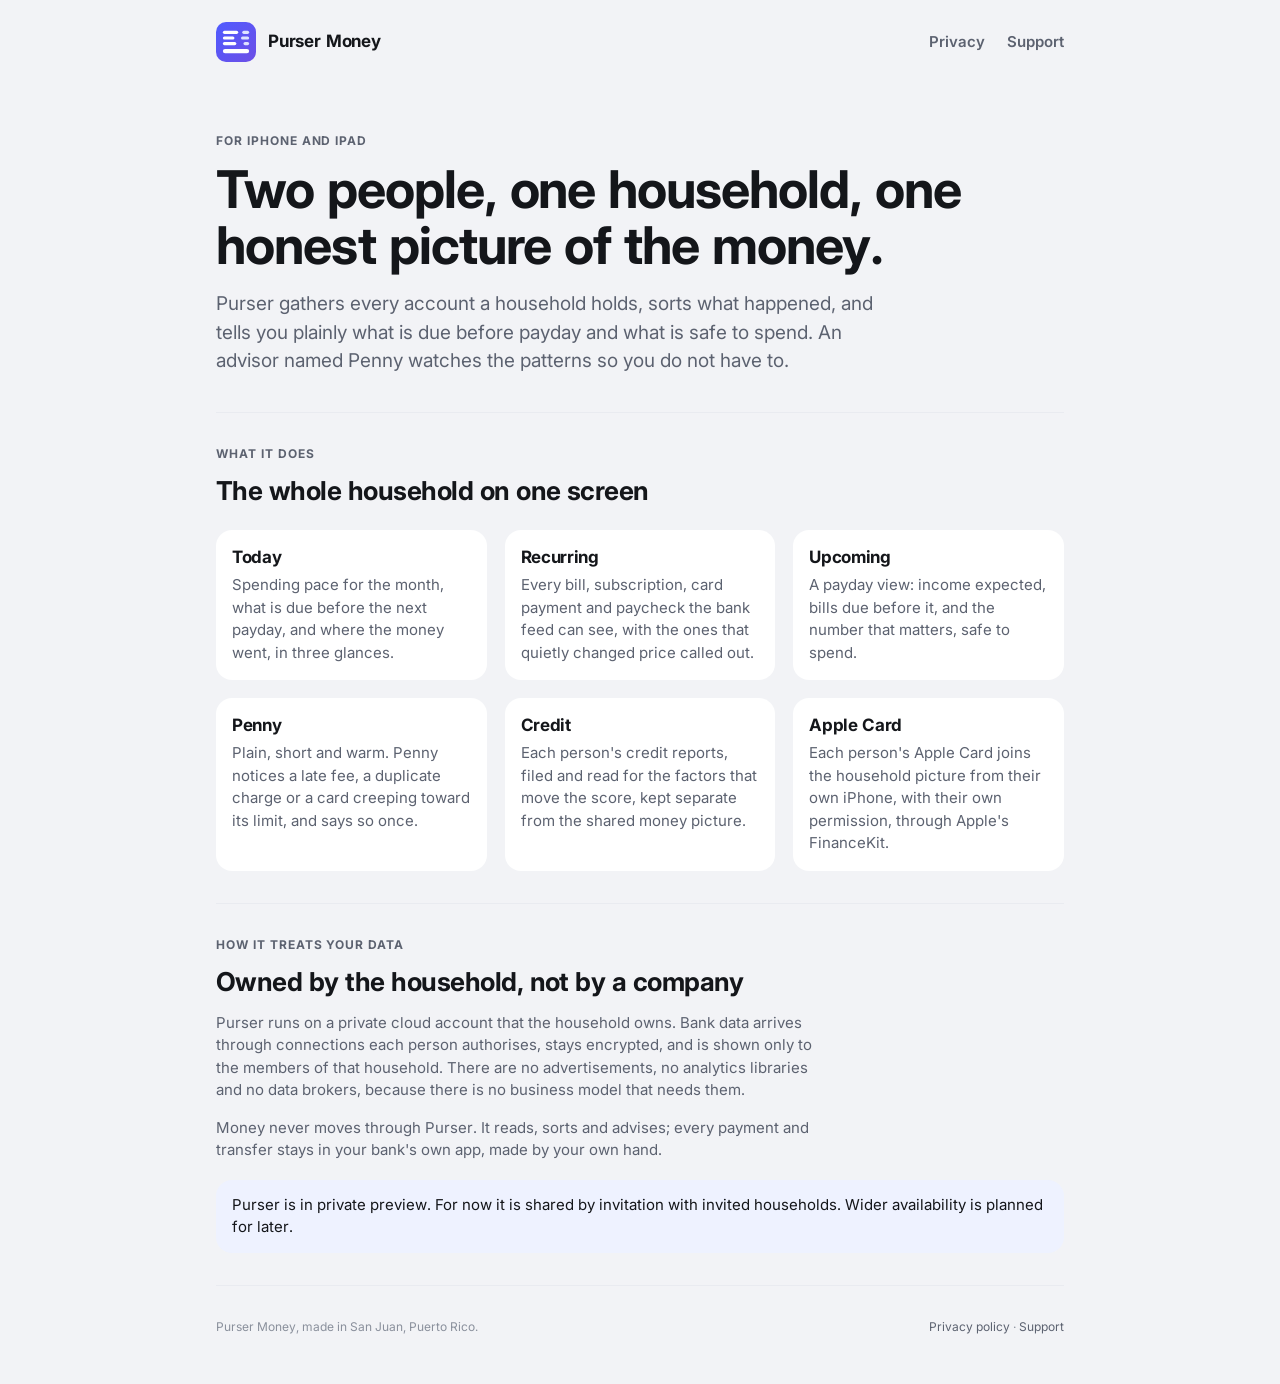
<file: index.html>
<!doctype html>
<html lang="en">
<head>
<meta charset="utf-8">
<meta name="viewport" content="width=device-width, initial-scale=1">
<title>Purser Money</title>
<meta name="description" content="Purser Money is a household money app for iPhone and iPad: one picture of everything the household earns, owes and spends, with an advisor named Penny.">
<link rel="icon" href="icon.svg" type="image/svg+xml">
<link rel="preconnect" href="https://fonts.googleapis.com">
<link rel="stylesheet" href="https://fonts.googleapis.com/css2?family=Inter:wght@400;600;700&display=swap">
<link rel="stylesheet" href="style.css">
</head>
<body>
<div class="wrap">
  <header class="top">
    <a class="brand" href="./">
      <img class="mark" src="icon.svg" alt="" width="40" height="40">
      Purser Money
    </a>
    <nav class="links" aria-label="Site">
      <a href="privacy.html">Privacy</a>
      <a href="support.html">Support</a>
    </nav>
  </header>

  <div class="hero">
    <div class="eyebrow">For iPhone and iPad</div>
    <h1>Two people, one household, one honest picture of the money.</h1>
    <p class="lede">Purser gathers every account a household holds, sorts what happened, and tells you plainly what is due before payday and what is safe to spend. An advisor named Penny watches the patterns so you do not have to.</p>
  </div>

  <section>
    <div class="eyebrow">What it does</div>
    <h2>The whole household on one screen</h2>
    <div class="grid">
      <div class="card"><h3>Today</h3><p>Spending pace for the month, what is due before the next payday, and where the money went, in three glances.</p></div>
      <div class="card"><h3>Recurring</h3><p>Every bill, subscription, card payment and paycheck the bank feed can see, with the ones that quietly changed price called out.</p></div>
      <div class="card"><h3>Upcoming</h3><p>A payday view: income expected, bills due before it, and the number that matters, safe to spend.</p></div>
      <div class="card"><h3>Penny</h3><p>Plain, short and warm. Penny notices a late fee, a duplicate charge or a card creeping toward its limit, and says so once.</p></div>
      <div class="card"><h3>Credit</h3><p>Each person's credit reports, filed and read for the factors that move the score, kept separate from the shared money picture.</p></div>
      <div class="card"><h3>Apple Card</h3><p>Each person's Apple Card joins the household picture from their own iPhone, with their own permission, through Apple's FinanceKit.</p></div>
    </div>
  </section>

  <section>
    <div class="eyebrow">How it treats your data</div>
    <h2>Owned by the household, not by a company</h2>
    <p>Purser runs on a private cloud account that the household owns. Bank data arrives through connections each person authorises, stays encrypted, and is shown only to the members of that household. There are no advertisements, no analytics libraries and no data brokers, because there is no business model that needs them.</p>
    <p>Money never moves through Purser. It reads, sorts and advises; every payment and transfer stays in your bank's own app, made by your own hand.</p>
    <div class="note">Purser is in private preview. For now it is shared by invitation with invited households. Wider availability is planned for later.</div>
  </section>

  <footer>
    <span>Purser Money, made in San Juan, Puerto Rico.</span>
    <span><a href="privacy.html">Privacy policy</a> · <a href="support.html">Support</a></span>
  </footer>
</div>
</body>
</html>
</file>
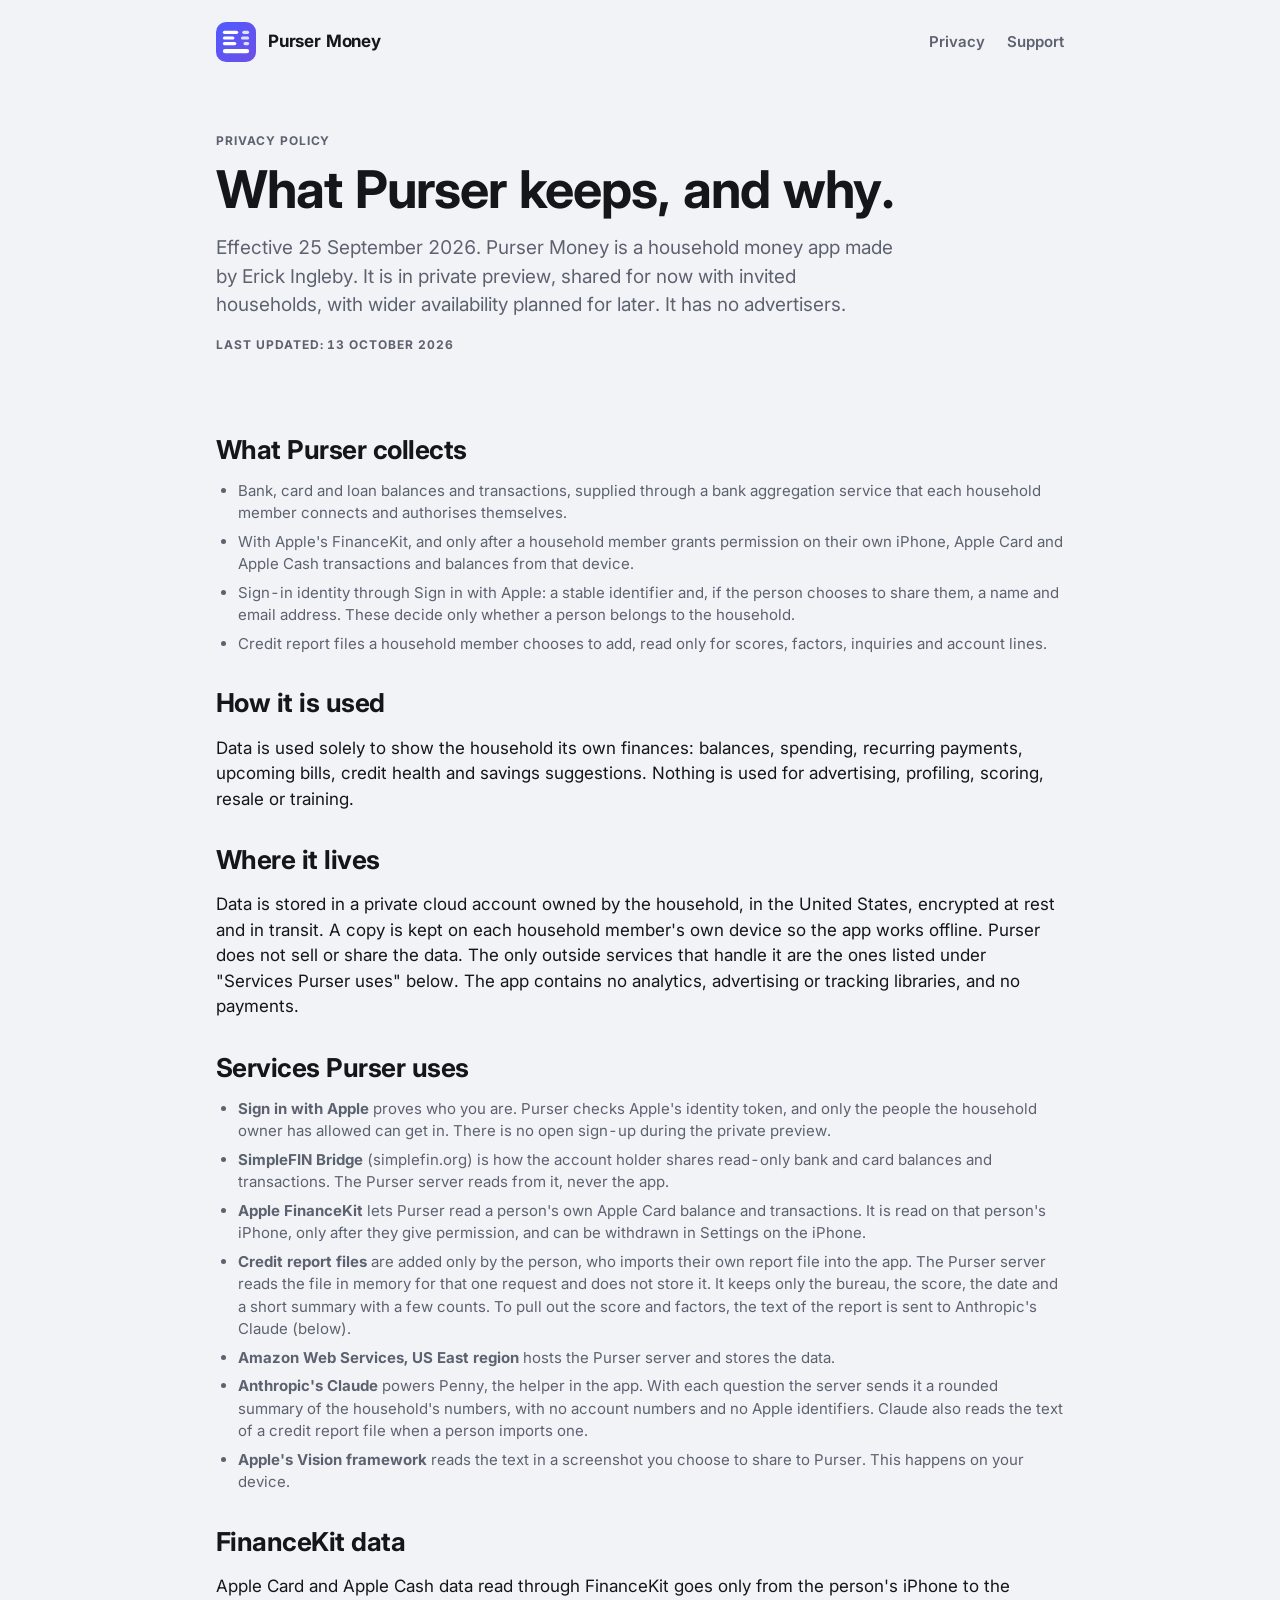
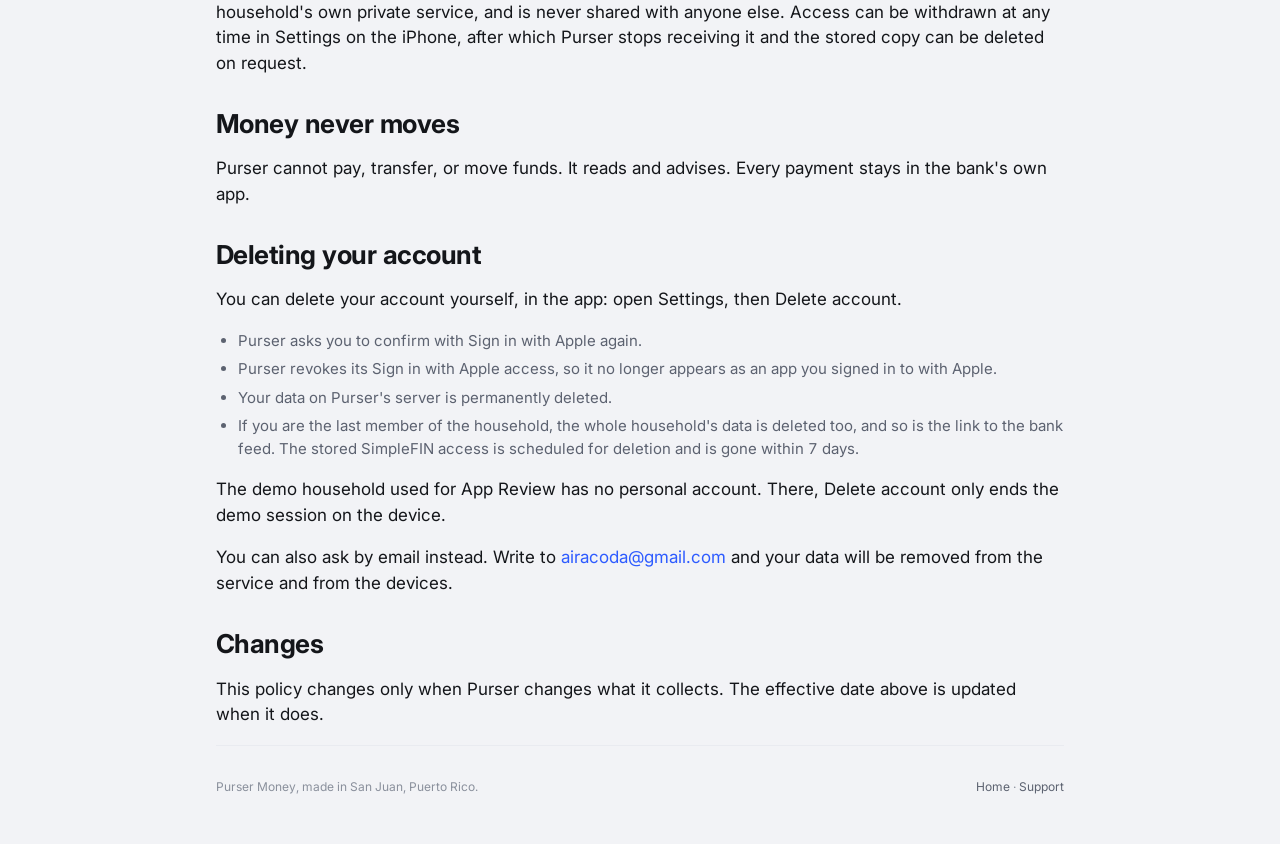
<file: privacy.html>
<!doctype html>
<html lang="en">
<head>
<meta charset="utf-8">
<meta name="viewport" content="width=device-width, initial-scale=1">
<title>Purser Money privacy policy</title>
<meta name="description" content="What Purser Money collects, how it is used, where it lives, and how to have it deleted.">
<link rel="icon" href="icon.svg" type="image/svg+xml">
<link rel="preconnect" href="https://fonts.googleapis.com">
<link rel="stylesheet" href="https://fonts.googleapis.com/css2?family=Inter:wght@400;600;700&display=swap">
<link rel="stylesheet" href="style.css">
</head>
<body>
<div class="wrap">
  <header class="top">
    <a class="brand" href="./">
      <img class="mark" src="icon.svg" alt="" width="40" height="40">
      Purser Money
    </a>
    <nav class="links" aria-label="Site">
      <a href="privacy.html">Privacy</a>
      <a href="support.html">Support</a>
    </nav>
  </header>

  <div class="hero">
    <div class="eyebrow">Privacy policy</div>
    <h1>What Purser keeps, and why.</h1>
    <p class="lede">Effective 25 September 2026. Purser Money is a household money app made by Erick Ingleby. It is in private preview, shared for now with invited households, with wider availability planned for later. It has no advertisers.</p>
    <p class="eyebrow" style="margin-top:16px">Last updated: 13 October 2026</p>
  </div>

  <div class="prose">
    <h2>What Purser collects</h2>
    <ul>
      <li>Bank, card and loan balances and transactions, supplied through a bank aggregation service that each household member connects and authorises themselves.</li>
      <li>With Apple's FinanceKit, and only after a household member grants permission on their own iPhone, Apple Card and Apple Cash transactions and balances from that device.</li>
      <li>Sign-in identity through Sign in with Apple: a stable identifier and, if the person chooses to share them, a name and email address. These decide only whether a person belongs to the household.</li>
      <li>Credit report files a household member chooses to add, read only for scores, factors, inquiries and account lines.</li>
    </ul>

    <h2>How it is used</h2>
    <p>Data is used solely to show the household its own finances: balances, spending, recurring payments, upcoming bills, credit health and savings suggestions. Nothing is used for advertising, profiling, scoring, resale or training.</p>

    <h2>Where it lives</h2>
    <p>Data is stored in a private cloud account owned by the household, in the United States, encrypted at rest and in transit. A copy is kept on each household member's own device so the app works offline. Purser does not sell or share the data. The only outside services that handle it are the ones listed under "Services Purser uses" below. The app contains no analytics, advertising or tracking libraries, and no payments.</p>

    <h2>Services Purser uses</h2>
    <ul>
      <li><strong>Sign in with Apple</strong> proves who you are. Purser checks Apple's identity token, and only the people the household owner has allowed can get in. There is no open sign-up during the private preview.</li>
      <li><strong>SimpleFIN Bridge</strong> (simplefin.org) is how the account holder shares read-only bank and card balances and transactions. The Purser server reads from it, never the app.</li>
      <li><strong>Apple FinanceKit</strong> lets Purser read a person's own Apple Card balance and transactions. It is read on that person's iPhone, only after they give permission, and can be withdrawn in Settings on the iPhone.</li>
      <li><strong>Credit report files</strong> are added only by the person, who imports their own report file into the app. The Purser server reads the file in memory for that one request and does not store it. It keeps only the bureau, the score, the date and a short summary with a few counts. To pull out the score and factors, the text of the report is sent to Anthropic's Claude (below).</li>
      <li><strong>Amazon Web Services, US East region</strong> hosts the Purser server and stores the data.</li>
      <li><strong>Anthropic's Claude</strong> powers Penny, the helper in the app. With each question the server sends it a rounded summary of the household's numbers, with no account numbers and no Apple identifiers. Claude also reads the text of a credit report file when a person imports one.</li>
      <li><strong>Apple's Vision framework</strong> reads the text in a screenshot you choose to share to Purser. This happens on your device.</li>
    </ul>

    <h2>FinanceKit data</h2>
    <p>Apple Card and Apple Cash data read through FinanceKit goes only from the person's iPhone to the household's own private service, and is never shared with anyone else. Access can be withdrawn at any time in Settings on the iPhone, after which Purser stops receiving it and the stored copy can be deleted on request.</p>

    <h2>Money never moves</h2>
    <p>Purser cannot pay, transfer, or move funds. It reads and advises. Every payment stays in the bank's own app.</p>

    <h2 id="deleting-your-account">Deleting your account</h2>
    <p>You can delete your account yourself, in the app: open Settings, then Delete account.</p>
    <ul>
      <li>Purser asks you to confirm with Sign in with Apple again.</li>
      <li>Purser revokes its Sign in with Apple access, so it no longer appears as an app you signed in to with Apple.</li>
      <li>Your data on Purser's server is permanently deleted.</li>
      <li>If you are the last member of the household, the whole household's data is deleted too, and so is the link to the bank feed. The stored SimpleFIN access is scheduled for deletion and is gone within 7 days.</li>
    </ul>
    <p>The demo household used for App Review has no personal account. There, Delete account only ends the demo session on the device.</p>
    <p>You can also ask by email instead. Write to <a href="mailto:airacoda@gmail.com">airacoda@gmail.com</a> and your data will be removed from the service and from the devices.</p>

    <h2>Changes</h2>
    <p>This policy changes only when Purser changes what it collects. The effective date above is updated when it does.</p>
  </div>

  <footer>
    <span>Purser Money, made in San Juan, Puerto Rico.</span>
    <span><a href="./">Home</a> · <a href="support.html">Support</a></span>
  </footer>
</div>
</body>
</html>
</file>
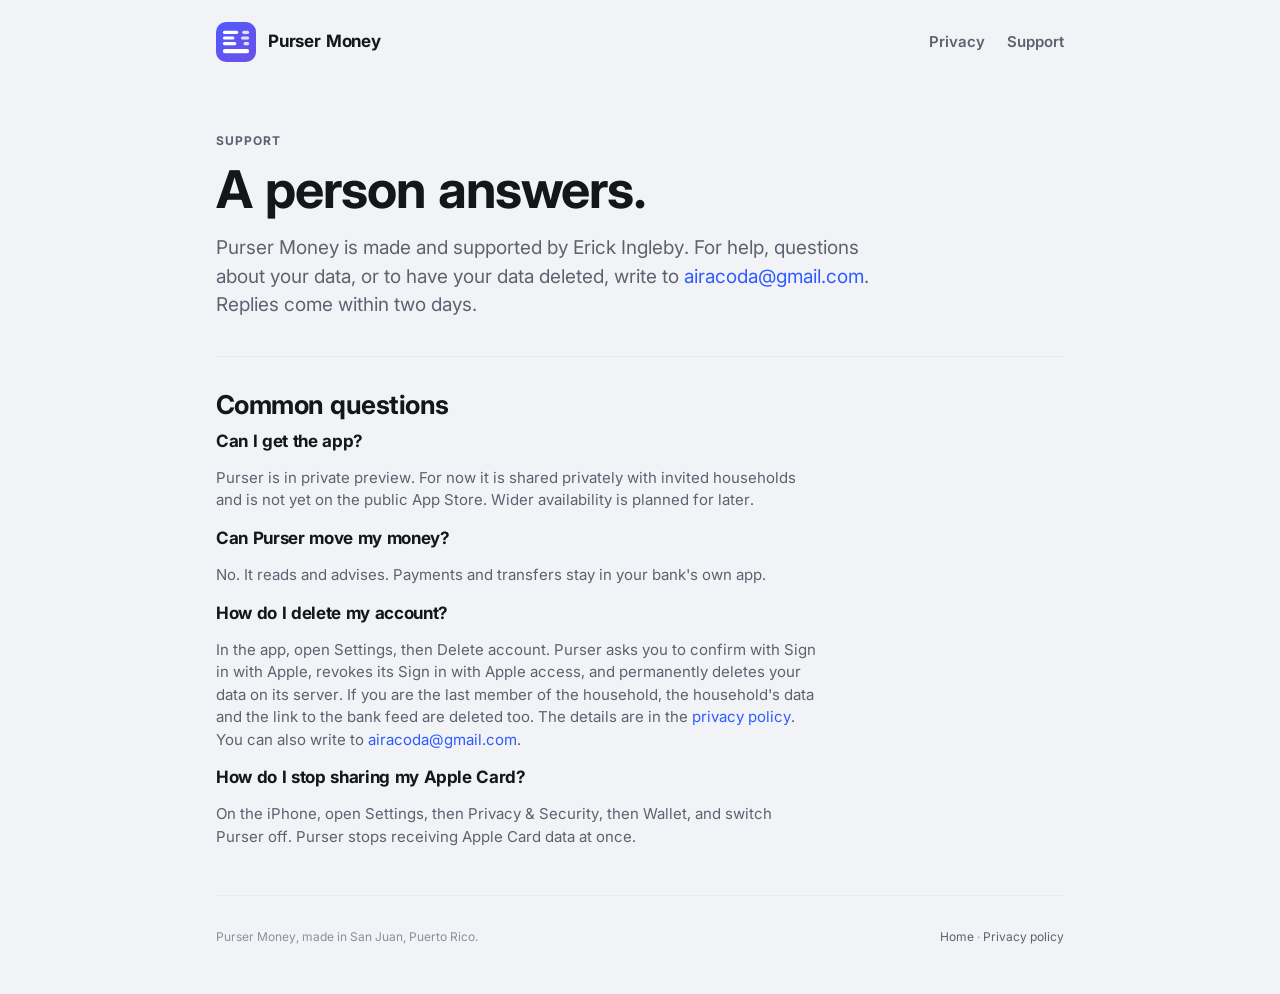
<file: support.html>
<!doctype html>
<html lang="en">
<head>
<meta charset="utf-8">
<meta name="viewport" content="width=device-width, initial-scale=1">
<title>Purser Money support</title>
<meta name="description" content="How to reach the maker of Purser Money.">
<link rel="icon" href="icon.svg" type="image/svg+xml">
<link rel="preconnect" href="https://fonts.googleapis.com">
<link rel="stylesheet" href="https://fonts.googleapis.com/css2?family=Inter:wght@400;600;700&display=swap">
<link rel="stylesheet" href="style.css">
</head>
<body>
<div class="wrap">
  <header class="top">
    <a class="brand" href="./">
      <img class="mark" src="icon.svg" alt="" width="40" height="40">
      Purser Money
    </a>
    <nav class="links" aria-label="Site">
      <a href="privacy.html">Privacy</a>
      <a href="support.html">Support</a>
    </nav>
  </header>

  <div class="hero">
    <div class="eyebrow">Support</div>
    <h1>A person answers.</h1>
    <p class="lede">Purser Money is made and supported by Erick Ingleby. For help, questions about your data, or to have your data deleted, write to <a href="mailto:airacoda@gmail.com">airacoda@gmail.com</a>. Replies come within two days.</p>
  </div>

  <section>
    <h2>Common questions</h2>
    <div class="prose">
      <h3>Can I get the app?</h3>
      <p>Purser is in private preview. For now it is shared privately with invited households and is not yet on the public App Store. Wider availability is planned for later.</p>
      <h3>Can Purser move my money?</h3>
      <p>No. It reads and advises. Payments and transfers stay in your bank's own app.</p>
      <h3>How do I delete my account?</h3>
      <p>In the app, open Settings, then Delete account. Purser asks you to confirm with Sign in with Apple, revokes its Sign in with Apple access, and permanently deletes your data on its server. If you are the last member of the household, the household's data and the link to the bank feed are deleted too. The details are in the <a href="privacy.html#deleting-your-account">privacy policy</a>. You can also write to <a href="mailto:airacoda@gmail.com">airacoda@gmail.com</a>.</p>
      <h3>How do I stop sharing my Apple Card?</h3>
      <p>On the iPhone, open Settings, then Privacy &amp; Security, then Wallet, and switch Purser off. Purser stops receiving Apple Card data at once.</p>
    </div>
  </section>

  <footer>
    <span>Purser Money, made in San Juan, Puerto Rico.</span>
    <span><a href="./">Home</a> · <a href="privacy.html">Privacy policy</a></span>
  </footer>
</div>
</body>
</html>
</file>
<file: style.css>
/* Purser Money site. Brand direction 1, "as it is today": the site follows the app.
   Source of truth: app/design/brand-tokens.json in the purser repo. */
:root {
  --bg: #F2F3F6;
  --card: #FFFFFF;
  --ink: #14161A;
  --ink2: #5C6270;
  --ink3: #8A909C;
  --line: #E9EBF0;
  --brand: #2D5BFF;
  --brand2: #6B3DF5;
  --tint: #EEF2FF;
  --track: #EEF0F4;
  --good: #1B8F57;
  --good-bg: #E4F5EC;
}
@media (prefers-color-scheme: dark) {
  :root:not([data-theme="light"]) {
    --bg: #0F1115;
    --card: #1A1D24;
    --ink: #ECEEF3;
    --ink2: #A9AFBB;
    --ink3: #7A8190;
    --line: #2A2E37;
    --brand: #5B7DFF;
    --brand2: #8A63FF;
    --tint: #1E2A4D;
    --track: #262A33;
    --good: #3DBA7A;
    --good-bg: #123424;
  }
}
:root[data-theme="dark"] {
  --bg: #0F1115;
  --card: #1A1D24;
  --ink: #ECEEF3;
  --ink2: #A9AFBB;
  --ink3: #7A8190;
  --line: #2A2E37;
  --brand: #5B7DFF;
  --brand2: #8A63FF;
  --tint: #1E2A4D;
  --track: #262A33;
  --good: #3DBA7A;
  --good-bg: #123424;
}
* { box-sizing: border-box; }
html { -webkit-text-size-adjust: 100%; }
body {
  margin: 0;
  background: var(--bg);
  color: var(--ink);
  font-family: -apple-system, BlinkMacSystemFont, "SF Pro Text", "Inter", system-ui, "Segoe UI", Roboto, sans-serif;
  font-size: 17px;
  line-height: 1.5;
  font-variant-numeric: tabular-nums;
}
a { color: var(--brand); text-decoration: none; }
a:hover, a:focus-visible { text-decoration: underline; }
:focus-visible { outline: 3px solid var(--brand); outline-offset: 3px; border-radius: 8px; }
.wrap { max-width: 880px; margin: 0 auto; padding: 0 16px; }
header.top { display: flex; align-items: center; justify-content: space-between; gap: 16px; padding: 22px 0; }
.brand { display: flex; align-items: center; gap: 12px; color: var(--ink); font-weight: 700; font-size: 17px; letter-spacing: -0.01em; }
.brand:hover { text-decoration: none; }
.mark { width: 40px; height: 40px; border-radius: 10px; flex: none; display: block; }
nav.links { display: flex; gap: 22px; font-weight: 600; font-size: 15px; }
nav.links a { color: var(--ink2); }
h1, h2, h3 { font-weight: 700; letter-spacing: -0.02em; text-wrap: balance; margin: 0; color: var(--ink); }
h1 { font-size: clamp(34px, 5.5vw, 52px); line-height: 1.08; }
h2 { font-size: 26px; line-height: 1.2; margin-bottom: 10px; }
h3 { font-size: 17px; line-height: 1.3; margin-bottom: 6px; }
.hero { padding: 48px 0 36px; }
.hero p.lede { font-size: 19px; color: var(--ink2); max-width: 36em; margin: 16px 0 0; }
.eyebrow { text-transform: uppercase; letter-spacing: 0.08em; font-size: 12px; font-weight: 700; color: var(--ink2); margin-bottom: 12px; }
.grid { display: grid; grid-template-columns: repeat(auto-fit, minmax(240px, 1fr)); gap: 18px; margin-top: 24px; }
.card { background: var(--card); border-radius: 16px; padding: 16px; }
.card p { margin: 0; color: var(--ink2); font-size: 15px; }
section { padding: 32px 0; border-top: 1px solid var(--line); }
section p { max-width: 40em; color: var(--ink2); font-size: 15px; }
.note { background: var(--tint); border-radius: 16px; padding: 14px 16px; margin-top: 18px; color: var(--ink); font-size: 15px; }
.prose h2 { margin-top: 32px; }
.prose ul { padding-left: 22px; color: var(--ink2); font-size: 15px; }
.prose li { margin: 6px 0; }
footer { padding: 32px 0 48px; border-top: 1px solid var(--line); color: var(--ink3); font-size: 12px; display: flex; flex-wrap: wrap; gap: 8px 24px; justify-content: space-between; }
footer a { color: var(--ink2); }
</file>
